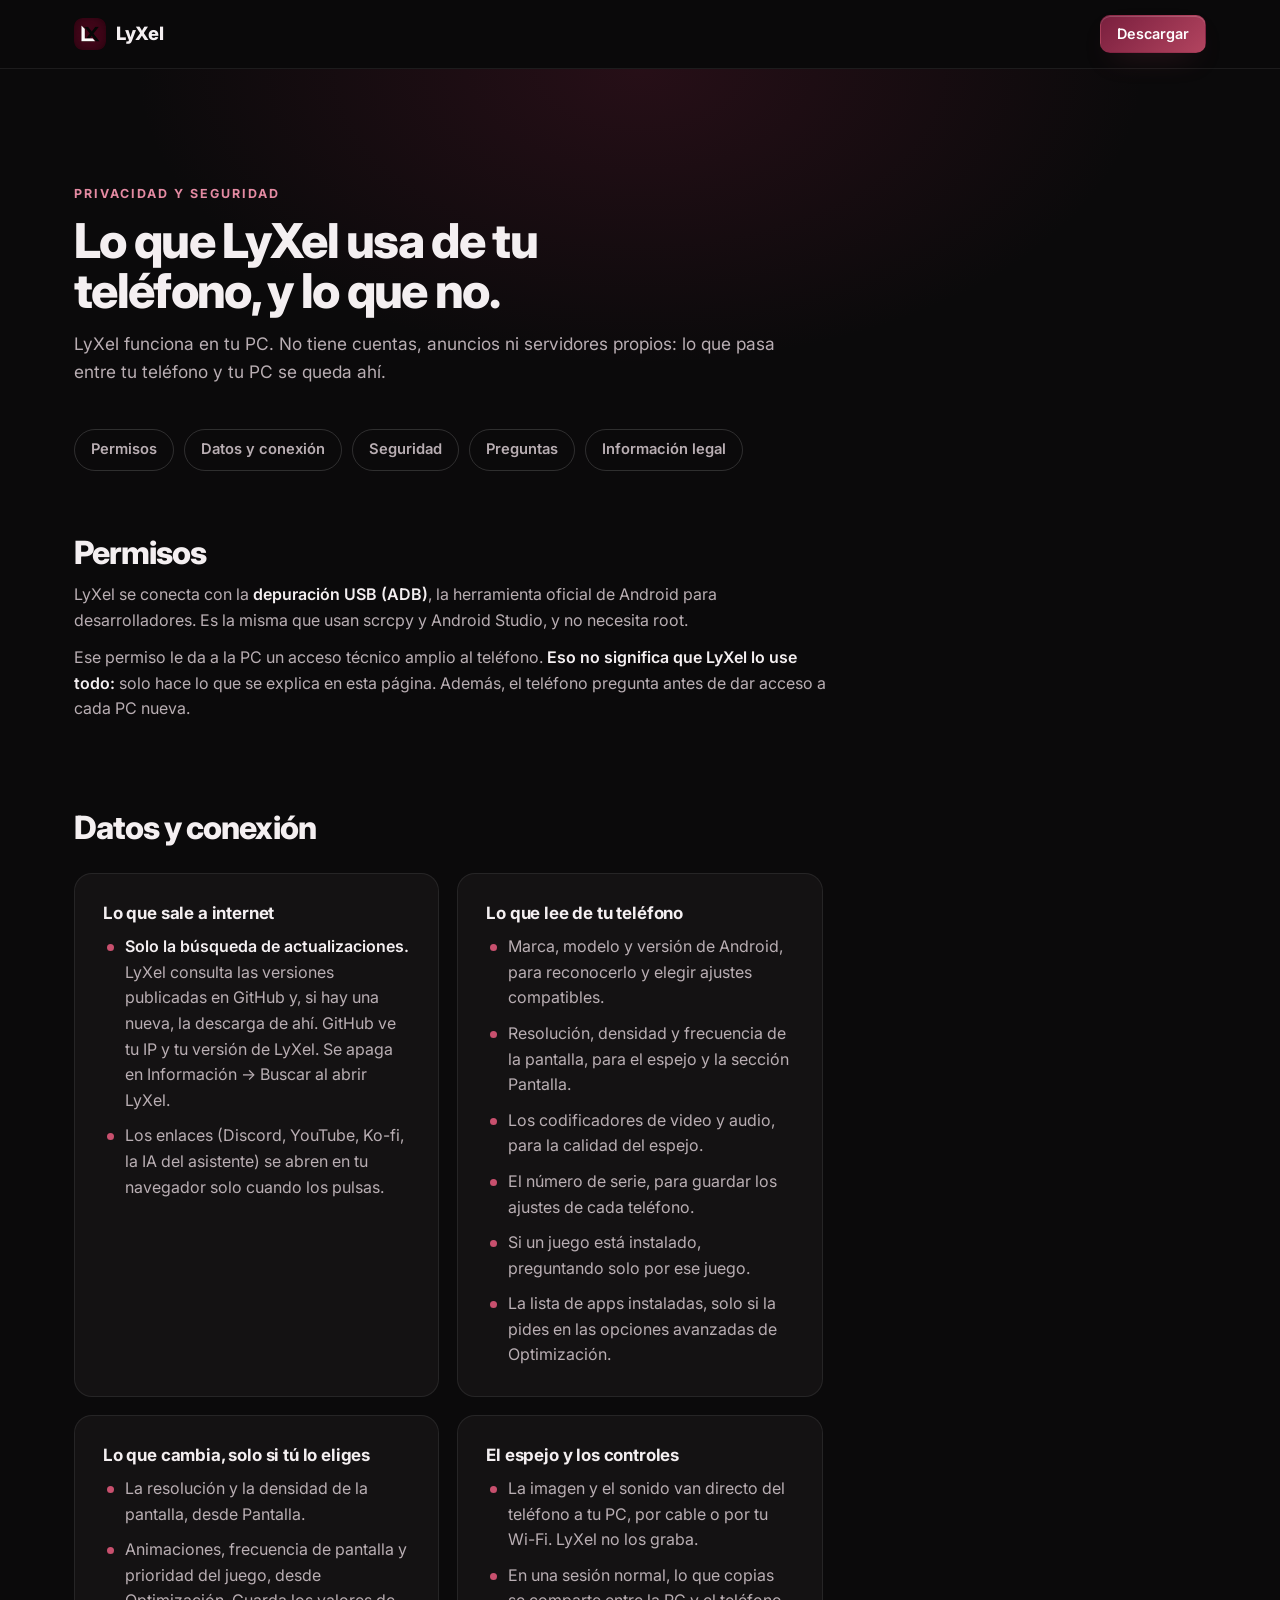
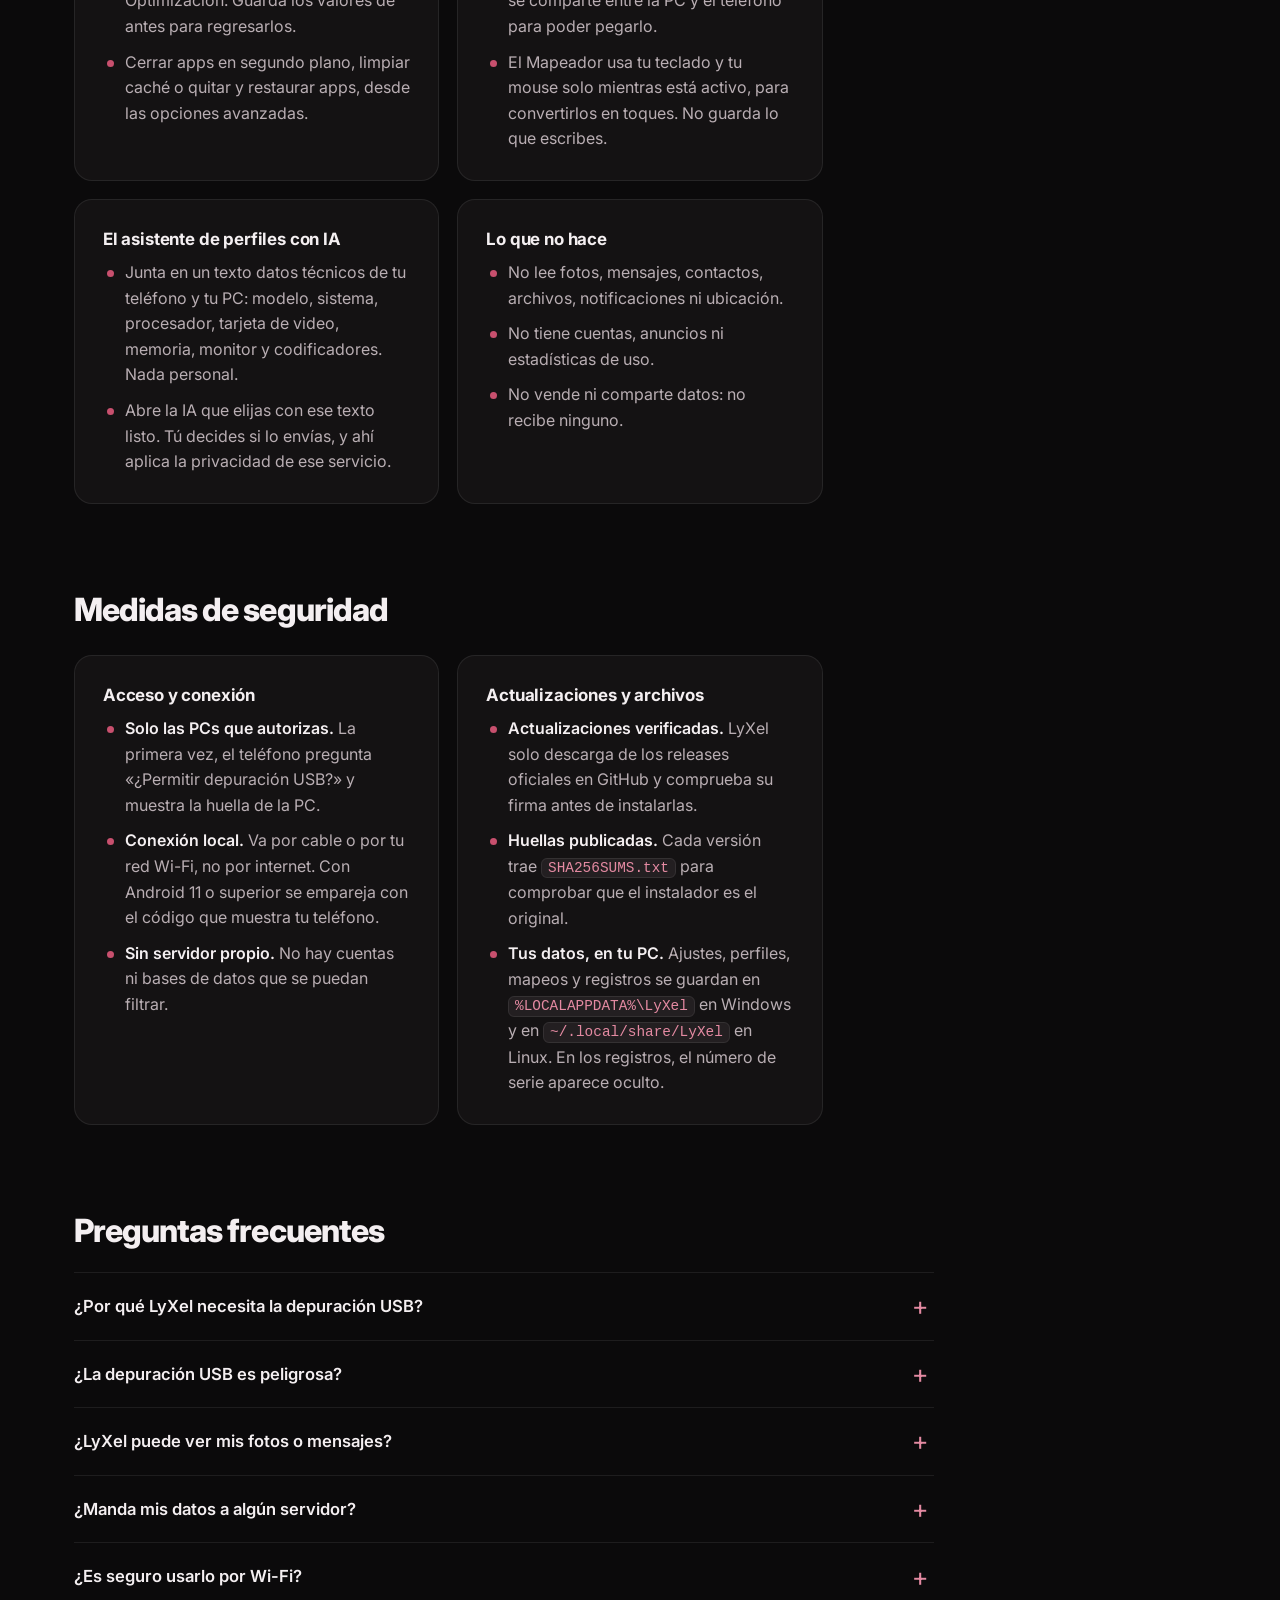
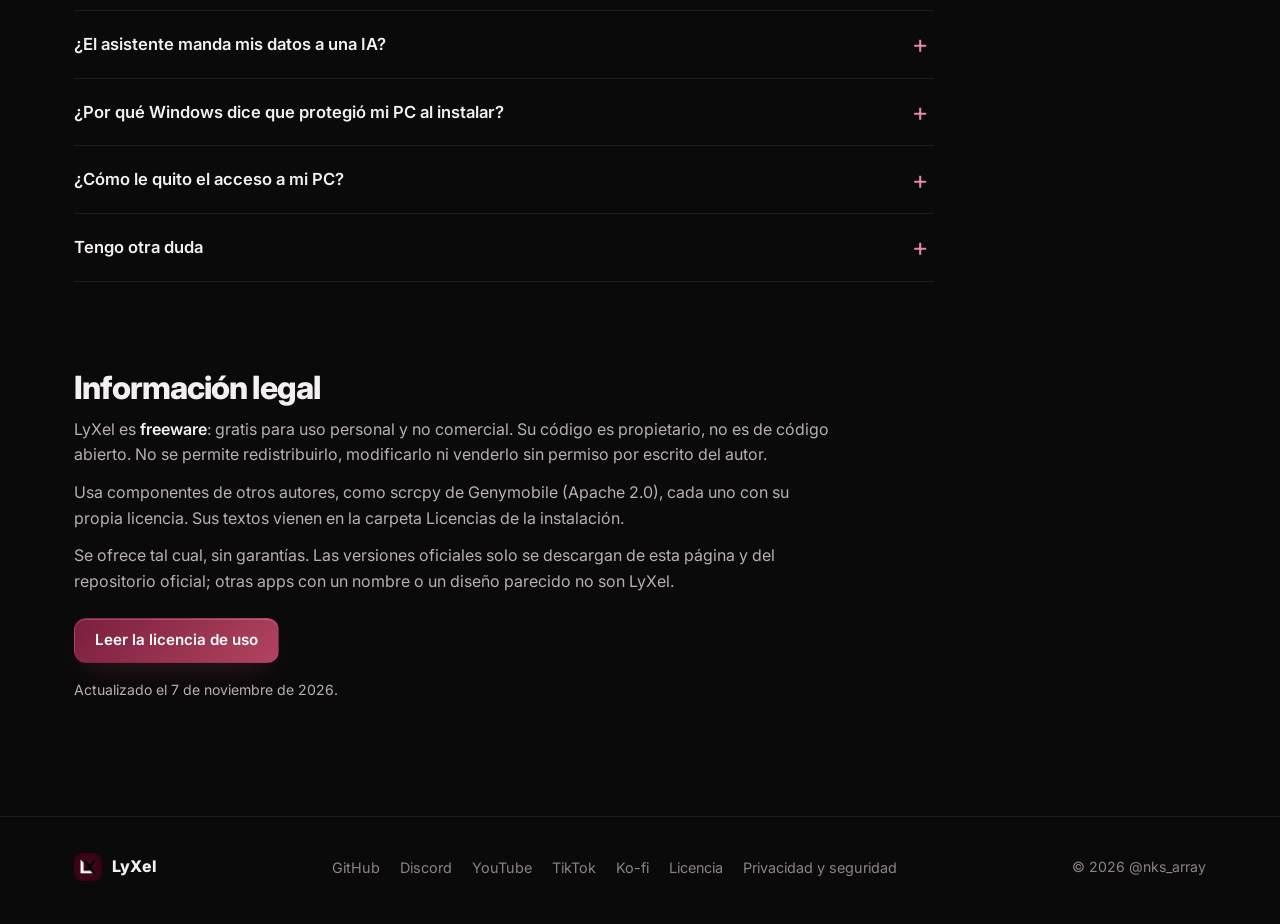
<file: docs/privacidad.html>
<!DOCTYPE html>
<html lang="es">
<head>
  <meta charset="utf-8">
  <meta name="viewport" content="width=device-width, initial-scale=1">
  <title>Privacidad y seguridad · LyXel</title>
  <meta name="description" content="Qué permisos usa LyXel, qué datos lee de tu teléfono, cómo se protege y qué dice su licencia.">
  <link rel="canonical" href="https://sudonks.github.io/Lyxel/privacidad.html">
  <meta name="theme-color" content="#0b0a0b">
  <meta name="color-scheme" content="dark">
  <link rel="icon" href="favicon.ico" sizes="any">
  <link rel="apple-touch-icon" href="assets/img/marca/apple-touch-icon.png">
  <link rel="preconnect" href="https://fonts.googleapis.com">
  <link rel="preconnect" href="https://fonts.gstatic.com" crossorigin>
  <link rel="stylesheet" href="https://fonts.googleapis.com/css2?family=Inter:wght@400;500;600;700;800&display=swap">
  <link rel="stylesheet" href="assets/css/base.css">
  <link rel="stylesheet" href="assets/css/components.css">
  <link rel="stylesheet" href="assets/css/sections.css">
  <style>
    html { scroll-behavior: smooth; }
    .nav-acciones { margin-left: auto; }
    .privacidad { background: radial-gradient(720px 420px at 50% 0%, rgba(110, 27, 55, 0.28), transparent 70%); }
    .privacidad h1 { font-size: clamp(2rem, 5vw, 3rem); }
    .indice { display: flex; flex-wrap: wrap; gap: 10px; margin: -12px 0 clamp(40px, 6vw, 64px); }
    .indice a {
      padding: 8px 16px;
      border: 1px solid var(--borde-fuerte);
      border-radius: 999px;
      color: var(--texto-suave);
      font-size: 0.92rem;
      font-weight: 600;
      text-decoration: none;
      transition: color 0.2s, border-color 0.2s;
    }
    .indice a:hover { color: var(--texto); border-color: var(--rosa); }
    .apartado { scroll-margin-top: 90px; }
    .apartado + .apartado { margin-top: clamp(56px, 8vw, 88px); }
    .apartado > h2 { font-size: clamp(1.5rem, 3vw, 2rem); margin-bottom: 12px; }
    .apartado > p { max-width: 760px; color: var(--texto-suave); }
    .apartado > p + p { margin-top: 12px; }
    .apartado > p strong { color: var(--texto); font-weight: 600; }
    .apartado .requisitos { margin-top: 28px; }
    .apartado .requisitos + .requisitos { margin-top: 18px; }
    .requisito li strong { color: var(--texto); font-weight: 600; }
    .apartado .acordeon { max-width: 860px; margin-top: 24px; }
    .apartado .acordeon details { scroll-margin-top: 90px; }
    .apartado .acordeon details p { color: var(--texto-suave); }
    .apartado .btn { margin-top: 24px; }
    .privacidad code { font-family: var(--mono); font-size: 0.9em; color: var(--rosa-claro); }
    @media (max-width: 760px) { .privacidad .requisitos { grid-template-columns: 1fr; } }
  </style>
</head>
<body>
  <header class="nav">
    <div class="nav-in contenedor">
      <a class="marca" href="index.html">
        <img src="assets/img/marca/icono-64.png" width="32" height="32" alt="">
        <span>LyXel</span>
      </a>
      <div class="nav-acciones">
        <a class="btn btn-primario btn-chico" href="index.html#descargar">Descargar</a>
      </div>
    </div>
  </header>

  <main class="seccion privacidad">
    <div class="contenedor">
      <header class="encabezado">
        <p class="etiqueta">Privacidad y seguridad</p>
        <h1>Lo que LyXel usa de tu teléfono, y lo que no.</h1>
        <p>LyXel funciona en tu PC. No tiene cuentas, anuncios ni servidores propios: lo que pasa entre tu teléfono y tu PC se queda ahí.</p>
      </header>

      <nav class="indice" aria-label="En esta página">
        <a href="#permisos">Permisos</a>
        <a href="#datos">Datos y conexión</a>
        <a href="#seguridad">Seguridad</a>
        <a href="#preguntas">Preguntas</a>
        <a href="#legal">Información legal</a>
      </nav>

      <section class="apartado" id="permisos" aria-labelledby="permisos-titulo">
        <h2 id="permisos-titulo">Permisos</h2>
        <p>LyXel se conecta con la <strong>depuración USB (ADB)</strong>, la herramienta oficial de Android para desarrolladores. Es la misma que usan scrcpy y Android Studio, y no necesita root.</p>
        <p>Ese permiso le da a la PC un acceso técnico amplio al teléfono. <strong>Eso no significa que LyXel lo use todo:</strong> solo hace lo que se explica en esta página. Además, el teléfono pregunta antes de dar acceso a cada PC nueva.</p>
      </section>

      <section class="apartado" id="datos" aria-labelledby="datos-titulo">
        <h2 id="datos-titulo">Datos y conexión</h2>
        <div class="requisitos">
          <div class="requisito">
            <h3>Lo que sale a internet</h3>
            <ul>
              <li><strong>Solo la búsqueda de actualizaciones.</strong> LyXel consulta las versiones publicadas en GitHub y, si hay una nueva, la descarga de ahí. GitHub ve tu IP y tu versión de LyXel. Se apaga en Información → Buscar al abrir LyXel.</li>
              <li>Los enlaces (Discord, YouTube, Ko-fi, la IA del asistente) se abren en tu navegador solo cuando los pulsas.</li>
            </ul>
          </div>
          <div class="requisito">
            <h3>Lo que lee de tu teléfono</h3>
            <ul>
              <li>Marca, modelo y versión de Android, para reconocerlo y elegir ajustes compatibles.</li>
              <li>Resolución, densidad y frecuencia de la pantalla, para el espejo y la sección Pantalla.</li>
              <li>Los codificadores de video y audio, para la calidad del espejo.</li>
              <li>El número de serie, para guardar los ajustes de cada teléfono.</li>
              <li>Si un juego está instalado, preguntando solo por ese juego.</li>
              <li>La lista de apps instaladas, solo si la pides en las opciones avanzadas de Optimización.</li>
            </ul>
          </div>
        </div>
        <div class="requisitos">
          <div class="requisito">
            <h3>Lo que cambia, solo si tú lo eliges</h3>
            <ul>
              <li>La resolución y la densidad de la pantalla, desde Pantalla.</li>
              <li>Animaciones, frecuencia de pantalla y prioridad del juego, desde Optimización. Guarda los valores de antes para regresarlos.</li>
              <li>Cerrar apps en segundo plano, limpiar caché o quitar y restaurar apps, desde las opciones avanzadas.</li>
            </ul>
          </div>
          <div class="requisito">
            <h3>El espejo y los controles</h3>
            <ul>
              <li>La imagen y el sonido van directo del teléfono a tu PC, por cable o por tu Wi-Fi. LyXel no los graba.</li>
              <li>En una sesión normal, lo que copias se comparte entre la PC y el teléfono para poder pegarlo.</li>
              <li>El Mapeador usa tu teclado y tu mouse solo mientras está activo, para convertirlos en toques. No guarda lo que escribes.</li>
            </ul>
          </div>
        </div>
        <div class="requisitos">
          <div class="requisito">
            <h3>El asistente de perfiles con IA</h3>
            <ul>
              <li>Junta en un texto datos técnicos de tu teléfono y tu PC: modelo, sistema, procesador, tarjeta de video, memoria, monitor y codificadores. Nada personal.</li>
              <li>Abre la IA que elijas con ese texto listo. Tú decides si lo envías, y ahí aplica la privacidad de ese servicio.</li>
            </ul>
          </div>
          <div class="requisito">
            <h3>Lo que no hace</h3>
            <ul>
              <li>No lee fotos, mensajes, contactos, archivos, notificaciones ni ubicación.</li>
              <li>No tiene cuentas, anuncios ni estadísticas de uso.</li>
              <li>No vende ni comparte datos: no recibe ninguno.</li>
            </ul>
          </div>
        </div>
      </section>

      <section class="apartado" id="seguridad" aria-labelledby="seguridad-titulo">
        <h2 id="seguridad-titulo">Medidas de seguridad</h2>
        <div class="requisitos">
          <div class="requisito">
            <h3>Acceso y conexión</h3>
            <ul>
              <li><strong>Solo las PCs que autorizas.</strong> La primera vez, el teléfono pregunta «¿Permitir depuración USB?» y muestra la huella de la PC.</li>
              <li><strong>Conexión local.</strong> Va por cable o por tu red Wi-Fi, no por internet. Con Android 11 o superior se empareja con el código que muestra tu teléfono.</li>
              <li><strong>Sin servidor propio.</strong> No hay cuentas ni bases de datos que se puedan filtrar.</li>
            </ul>
          </div>
          <div class="requisito">
            <h3>Actualizaciones y archivos</h3>
            <ul>
              <li><strong>Actualizaciones verificadas.</strong> LyXel solo descarga de los releases oficiales en GitHub y comprueba su firma antes de instalarlas.</li>
              <li><strong>Huellas publicadas.</strong> Cada versión trae <code>SHA256SUMS.txt</code> para comprobar que el instalador es el original.</li>
              <li><strong>Tus datos, en tu PC.</strong> Ajustes, perfiles, mapeos y registros se guardan en <code>%LOCALAPPDATA%\LyXel</code> en Windows y en <code>~/.local/share/LyXel</code> en Linux. En los registros, el número de serie aparece oculto.</li>
            </ul>
          </div>
        </div>
      </section>

      <section class="apartado" id="preguntas" aria-labelledby="preguntas-titulo">
        <h2 id="preguntas-titulo">Preguntas frecuentes</h2>
        <div class="acordeon">
          <details id="adb">
            <summary>¿Por qué LyXel necesita la depuración USB?</summary>
            <p>Es la forma que da Android para mostrar y controlar el teléfono desde una PC sin root. LyXel la usa para el espejo, los toques del Mapeador y los ajustes que tú eliges.</p>
          </details>
          <details id="adb-riesgo">
            <summary>¿La depuración USB es peligrosa?</summary>
            <p>Le da un acceso amplio a las PCs que tú autorizas, por eso conviene autorizar solo las tuyas. Si te preocupa, apágala cuando no uses LyXel y revoca las autorizaciones en Opciones de desarrollador.</p>
          </details>
          <details id="fotos">
            <summary>¿LyXel puede ver mis fotos o mensajes?</summary>
            <p>No los lee ni los copia. El espejo muestra en tu PC lo mismo que se ve en tu pantalla en ese momento, y no se guarda.</p>
          </details>
          <details id="servidor">
            <summary>¿Manda mis datos a algún servidor?</summary>
            <p>No. LyXel no tiene servidor. Lo único que consulta en internet son las versiones publicadas en GitHub, para avisarte de actualizaciones.</p>
          </details>
          <details id="wifi">
            <summary>¿Es seguro usarlo por Wi-Fi?</summary>
            <p>La conexión va por tu red, no por internet. Úsala en tu casa o en redes de confianza; en una Wi-Fi pública, mejor usa el cable.</p>
          </details>
          <details id="ia">
            <summary>¿El asistente manda mis datos a una IA?</summary>
            <p>Solo si tú lo envías. LyXel abre tu IA con un texto que tiene datos técnicos de tu teléfono y tu PC, nada personal, y tú decides si lo mandas.</p>
          </details>
          <details id="smartscreen">
            <summary>¿Por qué Windows dice que protegió mi PC al instalar?</summary>
            <p>Es el aviso de SmartScreen para programas sin un certificado comercial de firma. Si lo descargaste de esta página o de GitHub, pulsa Más información → Ejecutar de todas formas. Si quieres, compara el instalador con <code>SHA256SUMS.txt</code> de su versión.</p>
          </details>
          <details id="quitar">
            <summary>¿Cómo le quito el acceso a mi PC?</summary>
            <p>En el teléfono: Opciones de desarrollador → Revocar autorizaciones de depuración USB, y apaga la depuración USB. Para borrar lo que LyXel guarda en tu PC, borra su carpeta de datos.</p>
          </details>
          <details id="otra">
            <summary>Tengo otra duda</summary>
            <p>Pregúntanos en <a href="https://discord.gg/CU5quVNyun" target="_blank" rel="noopener">Discord</a>. Las dudas que se repitan se agregan aquí.</p>
          </details>
        </div>
      </section>

      <section class="apartado" id="legal" aria-labelledby="legal-titulo">
        <h2 id="legal-titulo">Información legal</h2>
        <p>LyXel es <strong>freeware</strong>: gratis para uso personal y no comercial. Su código es propietario, no es de código abierto. No se permite redistribuirlo, modificarlo ni venderlo sin permiso por escrito del autor.</p>
        <p>Usa componentes de otros autores, como scrcpy de Genymobile (Apache 2.0), cada uno con su propia licencia. Sus textos vienen en la carpeta Licencias de la instalación.</p>
        <p>Se ofrece tal cual, sin garantías. Las versiones oficiales solo se descargan de esta página y del repositorio oficial; otras apps con un nombre o un diseño parecido no son LyXel.</p>
        <a class="btn btn-primario" href="https://github.com/sudoNks/Lyxel/blob/main/LICENSE" target="_blank" rel="noopener">Leer la licencia de uso</a>
        <p class="nota">Actualizado el 7 de noviembre de 2026.</p>
      </section>
    </div>
  </main>

  <footer class="pie">
    <div class="contenedor pie-in">
      <div class="pie-marca">
        <img src="assets/img/marca/icono-64.png" width="28" height="28" alt="">
        <span>LyXel</span>
      </div>
      <nav class="pie-enlaces" aria-label="Enlaces">
        <a href="https://github.com/sudoNks/Lyxel" target="_blank" rel="noopener">GitHub</a>
        <a href="https://discord.gg/CU5quVNyun" target="_blank" rel="noopener">Discord</a>
        <a href="https://www.youtube.com/@Nks_v1" target="_blank" rel="noopener">YouTube</a>
        <a href="https://www.tiktok.com/@nks_array" target="_blank" rel="noopener">TikTok</a>
        <a href="https://ko-fi.com/nks_array" target="_blank" rel="noopener">Ko-fi</a>
        <a href="https://github.com/sudoNks/Lyxel/blob/main/LICENSE" target="_blank" rel="noopener">Licencia</a>
        <a href="privacidad.html">Privacidad y seguridad</a>
      </nav>
      <p class="pie-autor">© 2026 @nks_array</p>
    </div>
  </footer>
  <script>
    function abrirPregunta() {
      var d = location.hash && document.getElementById(location.hash.slice(1));
      if (d && d.tagName === "DETAILS") d.open = true;
    }
    abrirPregunta();
    window.addEventListener("hashchange", abrirPregunta);
  </script>
</body>
</html>
</file>
<file: docs/assets/css/base.css>
:root {
  --fondo: #0b0a0b;
  --fondo-alterno: #0f0d0e;
  --superficie: #141213;
  --superficie-2: #1a1718;
  --superficie-3: #231f21;

  --borde: rgba(255, 255, 255, 0.08);
  --borde-fuerte: rgba(255, 255, 255, 0.15);

  --texto: #f4eff1;
  --texto-suave: #b9aeb3;
  --texto-tenue: #8d8287;

  --vino-900: #22060f;
  --vino-800: #3d0a1a;
  --vino-700: #5b142b;
  --vino-600: #6e1b37;
  --vino-500: #9a3552;
  --rosa: #c8506e;
  --rosa-claro: #e48aa2;
  --degradado: linear-gradient(90deg, #6e1b37 0%, #9a3552 50%, #c74f6d 100%);
  --degradado-boton: linear-gradient(135deg, #7a1f3e 0%, #b2445f 100%);
  --brillo: rgba(200, 80, 110, 0.35);

  --ancho: 1180px;
  --margen: 24px;
  --radio: 18px;
  --radio-medio: 12px;
  --radio-chico: 8px;
  --sombra: 0 40px 90px -40px rgba(0, 0, 0, 0.9), 0 0 0 1px rgba(255, 255, 255, 0.06);

  --fuente: "Inter", system-ui, -apple-system, "Segoe UI", Roboto, sans-serif;
  --mono: ui-monospace, "Cascadia Mono", Consolas, monospace;

  color-scheme: dark;
}

*, *::before, *::after { box-sizing: border-box; }

* { margin: 0; }

html {
  scroll-behavior: smooth;
  scroll-padding-top: 84px;
  -webkit-text-size-adjust: 100%;
}

body {
  background: var(--fondo);
  color: var(--texto);
  font-family: var(--fuente);
  font-size: 16px;
  line-height: 1.6;
  -webkit-font-smoothing: antialiased;
  overflow-x: hidden;
}

img, svg { display: block; max-width: 100%; }

img { height: auto; }

a { color: inherit; }

button { font: inherit; color: inherit; }

ul[class], ol[class] { list-style: none; padding: 0; }

code {
  font-family: var(--mono);
  font-size: 0.88em;
  background: var(--superficie-3);
  border: 1px solid var(--borde);
  border-radius: 6px;
  padding: 0.1em 0.4em;
  overflow-wrap: anywhere;
}

::selection { background: var(--vino-500); color: #fff; }

:focus-visible {
  outline: 2px solid var(--rosa-claro);
  outline-offset: 3px;
  border-radius: 6px;
}

h1, h2, h3 {
  color: var(--texto);
  text-wrap: balance;
}

h1 {
  font-size: clamp(2.4rem, 4.4vw, 3.65rem);
  font-weight: 800;
  line-height: 1.04;
  letter-spacing: -0.035em;
}

h2 {
  font-size: clamp(1.9rem, 3.6vw, 2.9rem);
  font-weight: 800;
  line-height: 1.1;
  letter-spacing: -0.03em;
}

h3 {
  font-size: 1.06rem;
  font-weight: 700;
  line-height: 1.3;
  letter-spacing: -0.01em;
}

p { color: var(--texto-suave); text-wrap: pretty; }

.degradado {
  background: linear-gradient(95deg, #f4eff1 0%, #e48aa2 45%, #d0607c 100%);
  -webkit-background-clip: text;
  background-clip: text;
  color: transparent;
}

.sprite { position: absolute; width: 0; height: 0; overflow: hidden; }

.ico {
  width: 1.25em;
  height: 1.25em;
  flex: none;
  fill: currentColor;
}

.ico-trazo {
  fill: none;
  stroke: currentColor;
  stroke-width: 1.6;
  stroke-linecap: round;
  stroke-linejoin: round;
}

.relleno { fill: currentColor; stroke: none; }

.acento { stroke: var(--rosa); }

.contenedor {
  width: 100%;
  max-width: var(--ancho);
  margin-inline: auto;
  padding-inline: var(--margen);
}

.oculto {
  position: absolute;
  width: 1px;
  height: 1px;
  overflow: hidden;
  clip: rect(0 0 0 0);
  white-space: nowrap;
}

.saltar {
  position: absolute;
  top: -100px;
  left: 16px;
  z-index: 200;
  padding: 10px 16px;
  background: var(--vino-600);
  color: #fff;
  border-radius: var(--radio-chico);
  font-weight: 600;
  text-decoration: none;
}

.saltar:focus { top: 12px; }

.js .revelar {
  opacity: 0;
  transform: translateY(26px);
  transition: opacity 0.8s ease, transform 0.8s cubic-bezier(0.2, 0.7, 0.2, 1);
}

.js .revelar.visible { opacity: 1; transform: none; }

@keyframes latido {
  0%, 100% { opacity: 1; transform: scale(1); }
  50% { opacity: 0.45; transform: scale(0.8); }
}

@keyframes flotar {
  0%, 100% { transform: translateY(0); }
  50% { transform: translateY(-10px); }
}

@keyframes aparecer {
  from { opacity: 0; transform: translateY(18px); }
  to { opacity: 1; transform: none; }
}

@media (prefers-reduced-motion: reduce) {
  html { scroll-behavior: auto; }

  *, *::before, *::after {
    animation-duration: 0.01ms !important;
    animation-iteration-count: 1 !important;
    transition-duration: 0.01ms !important;
  }

  .js .revelar { opacity: 1; transform: none; }
}

@media (max-width: 640px) {
  :root { --margen: 16px; }
  body { font-size: 15.5px; }
}
</file>
<file: docs/assets/css/components.css>
.nav {
  position: sticky;
  top: 0;
  z-index: 100;
  background: rgba(11, 10, 11, 0.74);
  -webkit-backdrop-filter: blur(18px) saturate(140%);
  backdrop-filter: blur(18px) saturate(140%);
  border-bottom: 1px solid var(--borde);
}

.nav-in {
  display: flex;
  align-items: center;
  gap: 16px;
  height: 68px;
}

.marca {
  display: inline-flex;
  align-items: center;
  gap: 10px;
  font-size: 1.15rem;
  font-weight: 800;
  letter-spacing: -0.02em;
  text-decoration: none;
}

.marca img { border-radius: 8px; }

.nav-menu {
  display: flex;
  gap: 2px;
  margin-inline: auto;
}

.nav-menu a {
  padding: 8px 13px;
  border-radius: 999px;
  color: var(--texto-suave);
  font-size: 0.92rem;
  font-weight: 500;
  text-decoration: none;
  transition: color 0.2s, background 0.2s;
}

.nav-menu a:hover { color: var(--texto); background: rgba(255, 255, 255, 0.05); }

.nav-menu a.activo { color: var(--texto); background: rgba(200, 80, 110, 0.14); }

.nav-acciones {
  display: flex;
  align-items: center;
  gap: 4px;
}

.nav-red {
  display: grid;
  place-items: center;
  width: 38px;
  height: 38px;
  border-radius: 10px;
  color: var(--texto-suave);
  transition: color 0.2s, background 0.2s;
}

.nav-red:hover { color: var(--texto); background: rgba(255, 255, 255, 0.06); }

.nav-red .ico { width: 19px; height: 19px; }

.nav-acciones .btn { margin-left: 8px; }

.nav-boton {
  display: none;
  place-items: center;
  width: 42px;
  height: 42px;
  margin-left: 6px;
  background: transparent;
  border: 1px solid var(--borde-fuerte);
  border-radius: 11px;
  cursor: pointer;
}

.nav-boton .ico { width: 22px; height: 22px; }

.nav-boton .cerrar,
.nav[data-abierto] .nav-boton .abrir { display: none; }

.nav[data-abierto] .nav-boton .cerrar { display: block; }

.btn {
  display: inline-flex;
  align-items: center;
  justify-content: center;
  gap: 10px;
  padding: 12px 20px;
  border: 1px solid transparent;
  border-radius: 12px;
  font-size: 0.95rem;
  font-weight: 600;
  line-height: 1.2;
  text-decoration: none;
  white-space: nowrap;
  cursor: pointer;
  transition: transform 0.2s, box-shadow 0.2s, background 0.2s, border-color 0.2s;
}

.btn:active { transform: translateY(0); }

.btn-primario {
  background: var(--degradado-boton);
  color: #fff;
  box-shadow: 0 12px 30px -14px var(--brillo), inset 0 1px 0 rgba(255, 255, 255, 0.18);
}

.btn-primario:hover {
  transform: translateY(-2px);
  box-shadow: 0 18px 40px -14px rgba(200, 80, 110, 0.6), inset 0 1px 0 rgba(255, 255, 255, 0.22);
}

.btn-secundario {
  background: rgba(255, 255, 255, 0.04);
  border-color: var(--borde-fuerte);
  color: var(--texto);
}

.btn-secundario:hover {
  transform: translateY(-2px);
  background: rgba(255, 255, 255, 0.08);
  border-color: rgba(228, 138, 162, 0.5);
}

.btn-chico { padding: 9px 16px; font-size: 0.9rem; border-radius: 10px; }

.btn-grande { padding: 14px 22px; font-size: 1rem; border-radius: 14px; }

.btn-grande span {
  display: flex;
  flex-direction: column;
  align-items: flex-start;
}

.btn-grande small {
  font-size: 0.74rem;
  font-weight: 500;
  opacity: 0.85;
}

.chip {
  display: inline-flex;
  align-items: center;
  gap: 9px;
  padding: 6px 14px 6px 11px;
  border: 1px solid rgba(200, 80, 110, 0.35);
  border-radius: 999px;
  background: rgba(200, 80, 110, 0.1);
  color: var(--rosa-claro);
  font-size: 0.83rem;
  font-weight: 600;
  text-decoration: none;
  transition: background 0.2s, border-color 0.2s;
}

.chip:hover { background: rgba(200, 80, 110, 0.18); border-color: rgba(228, 138, 162, 0.6); }

.punto {
  width: 8px;
  height: 8px;
  border-radius: 50%;
  background: var(--rosa-claro);
  box-shadow: 0 0 12px var(--rosa);
  animation: latido 2.2s ease-in-out infinite;
}

.etiqueta {
  margin-bottom: 12px;
  color: var(--rosa-claro);
  font-size: 0.78rem;
  font-weight: 700;
  letter-spacing: 0.16em;
  text-transform: uppercase;
}

.encabezado {
  max-width: 720px;
  margin-bottom: clamp(36px, 5vw, 56px);
}

.encabezado > p:not(.etiqueta) {
  margin-top: 14px;
  font-size: 1.08rem;
}

.encabezado-centro {
  margin-inline: auto;
  text-align: center;
}

.ventana {
  position: relative;
  overflow: hidden;
  border-radius: 14px;
  background: var(--superficie);
  box-shadow: var(--sombra);
}

.ventana img {
  width: 100%;
  cursor: zoom-in;
}

.ventana figcaption {
  padding: 12px 16px;
  border-top: 1px solid var(--borde);
  color: var(--texto-tenue);
  font-size: 0.88rem;
}

.enlace-flecha {
  display: inline-flex;
  align-items: center;
  gap: 8px;
  color: var(--rosa-claro);
  font-weight: 600;
  text-decoration: none;
  transition: gap 0.2s;
}

.enlace-flecha:hover { gap: 12px; }

.enlace-flecha .ico { width: 18px; height: 18px; }

.pasos li {
  display: grid;
  grid-template-columns: 36px 1fr;
  gap: 14px;
  align-items: start;
  padding: 12px 0;
}

.pasos li > span {
  display: grid;
  place-items: center;
  width: 36px;
  height: 36px;
  border: 1px solid rgba(200, 80, 110, 0.4);
  border-radius: 50%;
  background: rgba(200, 80, 110, 0.14);
  color: var(--rosa-claro);
  font-weight: 800;
}

.pasos li > div {
  color: var(--texto-suave);
  font-size: 0.95rem;
}

.pasos strong {
  display: block;
  margin-bottom: 2px;
  color: var(--texto);
  font-weight: 700;
}

.nota {
  margin-top: 16px;
  color: var(--texto-tenue);
  font-size: 0.88rem;
}

.nota a,
.descarga-pie a { color: var(--rosa-claro); }

.nota-centro { text-align: center; }

.tarjeta {
  position: relative;
  overflow: hidden;
  padding: 24px;
  border: 1px solid var(--borde);
  border-radius: var(--radio);
  background: var(--superficie);
  transition: transform 0.25s, border-color 0.25s, background 0.25s;
}

.tarjeta:hover {
  transform: translateY(-4px);
  border-color: rgba(200, 80, 110, 0.35);
  background: linear-gradient(180deg, rgba(200, 80, 110, 0.07), transparent 65%), var(--superficie);
}

.tarjeta > .ico,
.puntos .ico {
  width: 46px;
  height: 46px;
  padding: 11px;
  border: 1px solid rgba(200, 80, 110, 0.25);
  border-radius: 13px;
  background: rgba(200, 80, 110, 0.1);
  color: var(--texto);
}

.tarjeta > .ico { margin-bottom: 18px; }

.tarjeta h3 { margin-bottom: 6px; }

.tarjeta p { font-size: 0.95rem; }

.tabla-envoltura {
  overflow-x: auto;
  border: 1px solid var(--borde);
  border-radius: var(--radio);
  background: var(--superficie);
}

.comparativa {
  width: 100%;
  min-width: 640px;
  border-collapse: collapse;
}

.comparativa th,
.comparativa td {
  padding: 16px 20px;
  border-bottom: 1px solid var(--borde);
  font-size: 0.95rem;
  text-align: left;
  vertical-align: middle;
}

.comparativa thead th {
  background: var(--superficie-2);
  color: var(--texto-tenue);
  font-size: 0.78rem;
  font-weight: 700;
  letter-spacing: 0.12em;
  text-transform: uppercase;
}

.comparativa thead .col-lyxel { color: var(--rosa-claro); }

.comparativa tbody th {
  width: 30%;
  color: var(--texto);
  font-weight: 600;
}

.comparativa td { color: var(--texto-suave); }

.comparativa td:last-child {
  background: rgba(200, 80, 110, 0.06);
  color: var(--texto);
}

.comparativa tbody tr:last-child > * { border-bottom: 0; }

.comparativa .ico {
  display: inline-block;
  width: 18px;
  height: 18px;
  margin-right: 8px;
  vertical-align: -4px;
}

.comparativa .si { color: var(--rosa-claro); }

.comparativa .no { color: var(--texto-tenue); }

.pestanas {
  display: flex;
  gap: 4px;
  width: fit-content;
  max-width: 100%;
  margin-inline: auto;
  padding: 6px;
  overflow-x: auto;
  border: 1px solid var(--borde);
  border-radius: 999px;
  background: var(--superficie);
  scrollbar-width: none;
}

.pestanas::-webkit-scrollbar { display: none; }

.pestanas button {
  padding: 9px 16px;
  border: 0;
  border-radius: 999px;
  background: transparent;
  color: var(--texto-suave);
  font-size: 0.9rem;
  font-weight: 600;
  white-space: nowrap;
  cursor: pointer;
  transition: color 0.2s, background 0.2s;
}

.pestanas button:hover { color: var(--texto); }

.pestanas button[aria-selected="true"] {
  background: var(--degradado-boton);
  color: #fff;
  box-shadow: 0 8px 22px -12px var(--brillo);
}

.acordeon details { border-bottom: 1px solid var(--borde); }

.acordeon details:first-child { border-top: 1px solid var(--borde); }

.acordeon summary {
  position: relative;
  padding: 20px 48px 20px 0;
  color: var(--texto);
  font-size: 1.04rem;
  font-weight: 600;
  list-style: none;
  cursor: pointer;
}

.acordeon summary::-webkit-details-marker { display: none; }

.acordeon summary::after {
  content: "+";
  position: absolute;
  top: 50%;
  right: 6px;
  color: var(--rosa-claro);
  font-size: 1.6rem;
  font-weight: 400;
  line-height: 1;
  transform: translateY(-50%);
  transition: transform 0.25s;
}

.acordeon details[open] summary::after { transform: translateY(-50%) rotate(45deg); }

.acordeon details p {
  max-width: 62ch;
  padding-bottom: 20px;
}

.versiones {
  display: grid;
  gap: 8px;
}

.versiones li {
  display: grid;
  grid-template-columns: 130px 120px 1fr auto;
  gap: 16px;
  align-items: center;
  padding: 14px 18px;
  border: 1px solid var(--borde);
  border-radius: 12px;
  background: var(--superficie);
}

.versiones .v { color: var(--texto); font-weight: 800; }

.versiones .tipo {
  width: fit-content;
  padding: 4px 10px;
  border-radius: 999px;
  background: rgba(255, 255, 255, 0.06);
  color: var(--texto-suave);
  font-size: 0.72rem;
  font-weight: 700;
  letter-spacing: 0.06em;
  text-transform: uppercase;
}

.versiones .tipo-nueva { background: rgba(200, 80, 110, 0.2); color: var(--rosa-claro); }

.versiones .desc { color: var(--texto-suave); font-size: 0.93rem; }

.versiones a {
  color: var(--rosa-claro);
  font-size: 0.88rem;
  font-weight: 600;
  text-decoration: none;
}

.versiones a:hover { text-decoration: underline; }

.versiones .version-actual {
  border-color: rgba(200, 80, 110, 0.4);
  background: linear-gradient(90deg, rgba(200, 80, 110, 0.12), transparent 60%), var(--superficie);
}

.versiones-mas summary {
  display: inline-flex;
  align-items: center;
  gap: 8px;
  margin: 20px 0 12px;
  color: var(--rosa-claro);
  font-weight: 600;
  list-style: none;
  cursor: pointer;
}

.versiones-mas summary::-webkit-details-marker { display: none; }

.versiones-mas summary::after {
  content: "";
  width: 8px;
  height: 8px;
  border-right: 2px solid currentColor;
  border-bottom: 2px solid currentColor;
  transform: translateY(-2px) rotate(45deg);
  transition: transform 0.25s;
}

.versiones-mas[open] summary::after { transform: translateY(2px) rotate(-135deg); }

.pie {
  padding: 36px 0 44px;
  border-top: 1px solid var(--borde);
}

.pie-in {
  display: flex;
  flex-wrap: wrap;
  align-items: center;
  justify-content: space-between;
  gap: 20px;
}

.pie-marca {
  display: flex;
  align-items: center;
  gap: 10px;
  font-weight: 800;
}

.pie-marca img { border-radius: 7px; }

.pie-enlaces {
  display: flex;
  flex-wrap: wrap;
  gap: 6px 20px;
}

.pie-enlaces a {
  color: var(--texto-tenue);
  font-size: 0.9rem;
  text-decoration: none;
  transition: color 0.2s;
}

.pie-enlaces a:hover { color: var(--texto); }

.pie-autor { color: var(--texto-tenue); font-size: 0.88rem; }

.visor {
  position: fixed;
  inset: 0;
  max-width: min(1400px, 94vw);
  max-height: 92vh;
  margin: auto;
  padding: 0;
  overflow: visible;
  border: 0;
  background: transparent;
}

.visor::backdrop {
  background: rgba(5, 4, 5, 0.86);
  -webkit-backdrop-filter: blur(6px);
  backdrop-filter: blur(6px);
}

.visor img {
  width: auto;
  max-width: 100%;
  max-height: 88vh;
  margin-inline: auto;
  border-radius: 12px;
  box-shadow: 0 30px 90px rgba(0, 0, 0, 0.8);
}

.visor-cerrar {
  position: absolute;
  top: -16px;
  right: -16px;
  display: grid;
  place-items: center;
  width: 40px;
  height: 40px;
  border: 1px solid var(--borde-fuerte);
  border-radius: 50%;
  background: var(--superficie-3);
  cursor: pointer;
}

.visor-cerrar .ico { width: 20px; height: 20px; }

@media (max-width: 900px) {
  .nav-boton { display: grid; }

  .nav-menu {
    position: fixed;
    top: 68px;
    right: 0;
    left: 0;
    flex-direction: column;
    gap: 0;
    padding: 8px var(--margen) 20px;
    border-bottom: 1px solid var(--borde);
    background: rgba(11, 10, 11, 0.97);
    opacity: 0;
    visibility: hidden;
    transform: translateY(-8px);
    transition: opacity 0.2s, transform 0.2s, visibility 0.2s;
  }

  .nav[data-abierto] .nav-menu {
    opacity: 1;
    visibility: visible;
    transform: none;
  }

  .nav-menu a {
    padding: 14px 12px;
    border-radius: 10px;
    font-size: 1.05rem;
  }

  .nav-acciones { margin-left: auto; }

  .versiones li { grid-template-columns: 110px 1fr auto; }

  .versiones .tipo { grid-column: 2; grid-row: 1; }

  .versiones .desc { grid-column: 1 / -1; grid-row: 2; }

  .versiones a { grid-column: 3; grid-row: 1; }
}

@media (max-width: 520px) {
  .nav-red { display: none; }

  .visor-cerrar { top: -48px; right: 0; }
}

@media (max-width: 640px) {
  .comparativa { min-width: 0; }

  .comparativa thead { display: none; }

  .comparativa,
  .comparativa tbody,
  .comparativa tr,
  .comparativa th,
  .comparativa td { display: block; width: 100%; }

  .comparativa tr { padding: 16px 18px; border-bottom: 1px solid var(--borde); }

  .comparativa tbody tr:last-child { border-bottom: 0; }

  .comparativa tbody th { width: auto; padding: 0 0 8px; border: 0; }

  .comparativa td,
  .comparativa td:last-child {
    display: flex;
    align-items: baseline;
    gap: 6px;
    padding: 4px 0;
    border: 0;
    background: none;
  }

  .comparativa td::before {
    content: attr(data-etiqueta);
    flex: none;
    width: 62px;
    color: var(--texto-tenue);
    font-size: 0.72rem;
    font-weight: 700;
    letter-spacing: 0.08em;
    text-transform: uppercase;
  }

  .comparativa td:last-child::before { color: var(--rosa-claro); }

  .comparativa .ico { flex: none; margin-right: 2px; vertical-align: 0; transform: translateY(3px); }
}
</file>
<file: docs/assets/css/sections.css>
.hero {
  position: relative;
  isolation: isolate;
  overflow: hidden;
  padding: clamp(44px, 6vw, 88px) 0 clamp(40px, 5vw, 64px);
}

.hero-fondo {
  position: absolute;
  inset: 0;
  z-index: -1;
  background:
    radial-gradient(760px 520px at 78% 18%, rgba(154, 53, 82, 0.38), transparent 62%),
    radial-gradient(620px 420px at 6% 92%, rgba(110, 27, 55, 0.3), transparent 62%);
}

.hero-fondo::before {
  content: "";
  position: absolute;
  inset: 0;
  background-image:
    linear-gradient(rgba(255, 255, 255, 0.035) 1px, transparent 1px),
    linear-gradient(90deg, rgba(255, 255, 255, 0.035) 1px, transparent 1px);
  background-size: 56px 56px;
  -webkit-mask-image: radial-gradient(ellipse 70% 65% at 62% 35%, #000 25%, transparent 78%);
  mask-image: radial-gradient(ellipse 70% 65% at 62% 35%, #000 25%, transparent 78%);
}

.hero-in {
  display: grid;
  grid-template-columns: minmax(0, 1fr) minmax(0, 1.1fr);
  align-items: center;
  gap: clamp(36px, 5vw, 64px);
}

.hero-texto > * { animation: aparecer 0.8s cubic-bezier(0.2, 0.7, 0.2, 1) both; }

.hero-texto > :nth-child(2) { animation-delay: 0.08s; }

.hero-texto > :nth-child(3) { animation-delay: 0.16s; }

.hero-texto > :nth-child(4) { animation-delay: 0.24s; }

.hero-texto > :nth-child(5) { animation-delay: 0.32s; }

.hero h1 { margin: 22px 0 18px; }

.hero-lead {
  max-width: 34em;
  font-size: clamp(1.04rem, 1.4vw, 1.17rem);
}

.hero-botones {
  display: flex;
  flex-wrap: wrap;
  gap: 12px;
  margin-top: 32px;
}

.hero-botones .btn-grande { min-width: 17.5rem; }

.hero-datos {
  display: flex;
  flex-wrap: wrap;
  gap: 8px 22px;
  margin-top: 26px;
}

.hero-datos li {
  display: inline-flex;
  align-items: center;
  gap: 7px;
  color: var(--texto-suave);
  font-size: 0.92rem;
}

.hero-datos .ico { width: 17px; height: 17px; color: var(--rosa-claro); }

.hero-visual {
  position: relative;
  animation: aparecer 1s 0.2s cubic-bezier(0.2, 0.7, 0.2, 1) both;
}

.hero-visual::before {
  content: "";
  position: absolute;
  inset: 4% -2% -6% 6%;
  z-index: -1;
  border-radius: 40px;
  background: radial-gradient(closest-side, rgba(200, 80, 110, 0.42), transparent);
  filter: blur(40px);
}

.ventana-hero {
  width: 116%;
  transform: perspective(2000px) rotateY(-9deg) rotateX(2deg);
  transform-origin: left center;
  box-shadow:
    0 60px 120px -40px rgba(0, 0, 0, 0.95),
    0 0 0 1px rgba(255, 255, 255, 0.09),
    0 0 90px -30px var(--brillo);
  transition: transform 0.6s cubic-bezier(0.2, 0.7, 0.2, 1);
}

.hero-visual:hover .ventana-hero { transform: perspective(2000px) rotateY(-4deg) rotateX(1deg); }

.hero-mascota {
  position: absolute;
  bottom: -20%;
  left: -11%;
  width: clamp(130px, 15vw, 205px);
  filter: drop-shadow(0 24px 30px rgba(0, 0, 0, 0.65));
  animation: flotar 5s ease-in-out infinite;
  pointer-events: none;
}

.cifras {
  display: grid;
  grid-template-columns: repeat(4, 1fr);
  margin-top: clamp(72px, 9vw, 112px);
  border: 1px solid var(--borde);
  border-radius: var(--radio);
  background: rgba(20, 18, 19, 0.72);
  -webkit-backdrop-filter: blur(10px);
  backdrop-filter: blur(10px);
}

.cifras > div {
  display: flex;
  flex-direction: column-reverse;
  gap: 2px;
  padding: 20px 26px;
  border-right: 1px solid var(--borde);
}

.cifras > div:last-child { border-right: 0; }

.cifras dt { color: var(--texto-tenue); font-size: 0.82rem; font-weight: 500; }

.cifras dd {
  color: var(--texto);
  font-size: clamp(1.4rem, 2.4vw, 1.9rem);
  font-weight: 800;
  letter-spacing: -0.02em;
}

.seccion { padding: clamp(72px, 9vw, 116px) 0; }

.seccion-alterna {
  background: var(--fondo-alterno);
  border-block: 1px solid var(--borde);
}

.ventana-ancha {
  max-width: 1080px;
  margin-inline: auto;
}

.puntos {
  display: grid;
  grid-template-columns: repeat(3, 1fr);
  gap: 30px 36px;
  margin-top: clamp(44px, 5vw, 64px);
}

.puntos li {
  display: grid;
  grid-template-columns: 46px 1fr;
  gap: 4px 16px;
}

.puntos .ico { grid-row: span 2; }

.puntos h3 { align-self: end; }

.puntos p { font-size: 0.95rem; }

.importar {
  display: grid;
  grid-template-columns: minmax(0, 0.8fr) minmax(0, 1.2fr);
  align-items: center;
  gap: clamp(32px, 4vw, 56px);
  margin-top: clamp(72px, 9vw, 120px);
  padding: clamp(24px, 4vw, 48px);
  border: 1px solid rgba(200, 80, 110, 0.22);
  border-radius: 26px;
  background: linear-gradient(135deg, rgba(110, 27, 55, 0.28), rgba(20, 18, 19, 0.6) 55%);
}

.importar-texto h3 {
  margin-bottom: 10px;
  font-size: clamp(1.5rem, 2.6vw, 2.1rem);
  font-weight: 800;
  letter-spacing: -0.025em;
}

.importar-texto .pasos { margin-top: 18px; }

.importar-imagenes {
  display: grid;
  grid-template-columns: minmax(0, 0.52fr) minmax(0, 1fr);
  align-items: center;
}

.ventana-panel {
  position: relative;
  z-index: 2;
  box-shadow: 0 30px 70px -20px rgba(0, 0, 0, 0.95), 0 0 0 1px rgba(255, 255, 255, 0.1), 0 0 60px -20px var(--brillo);
}

.ventana-dialogo {
  position: relative;
  z-index: 1;
  margin-left: -6%;
  transform: translateY(18%);
}

.editor, .en-linux { margin-top: clamp(56px, 7vw, 88px); }

.recorrido {
  display: grid;
  gap: 28px;
}

.recorrido-panel {
  width: 100%;
  max-width: 1040px;
  margin-inline: auto;
}

.recorrido-panel:focus-visible { outline-offset: 8px; border-radius: 16px; }

.recorrido-panel img { transition: opacity 0.25s; }

.recorrido-panel img.cambiando { opacity: 0; }

.recorrido-texto {
  margin-top: 18px;
  font-size: 1.02rem;
  text-align: center;
}

.tarjetas {
  display: grid;
  grid-template-columns: repeat(3, 1fr);
  gap: 16px;
}

.tarjeta-mascota p { max-width: 68%; }

.tarjeta-mascota img {
  position: absolute;
  right: 10px;
  bottom: 8px;
  width: 92px;
  pointer-events: none;
}

.novedades {
  display: grid;
  grid-template-columns: minmax(0, 1.1fr) minmax(0, 0.9fr);
  align-items: center;
  gap: 48px;
}

.novedades h2 { margin-bottom: 20px; }

.lista-novedades li {
  position: relative;
  padding: 12px 0 12px 36px;
  border-bottom: 1px solid var(--borde);
  color: var(--texto);
  font-size: 1.02rem;
}

.lista-novedades li::before {
  content: "";
  position: absolute;
  top: 14px;
  left: 0;
  width: 22px;
  height: 22px;
  border-radius: 50%;
  background: rgba(200, 80, 110, 0.18) url("data:image/svg+xml,%3Csvg xmlns='http://www.w3.org/2000/svg' viewBox='0 0 24 24' fill='none' stroke='%23e48aa2' stroke-width='3' stroke-linecap='round' stroke-linejoin='round'%3E%3Cpath d='m5 12.5 4.5 4.5L19 7.5'/%3E%3C/svg%3E") center / 12px no-repeat;
}

.novedades-enlaces {
  display: flex;
  flex-wrap: wrap;
  gap: 12px 30px;
  margin-top: 26px;
}

.novedades-visual {
  position: relative;
  display: grid;
  place-items: center;
  min-height: 380px;
}

.novedades-visual::before {
  content: "";
  position: absolute;
  width: 70%;
  aspect-ratio: 1;
  border-radius: 50%;
  background: radial-gradient(closest-side, rgba(200, 80, 110, 0.32), transparent);
  filter: blur(20px);
}

.novedades-mascota {
  position: relative;
  justify-self: start;
  width: min(270px, 56%);
  filter: drop-shadow(0 24px 30px rgba(0, 0, 0, 0.6));
  animation: flotar 6s ease-in-out infinite;
}

.ventana-idiomas {
  position: absolute;
  top: 50%;
  right: 0;
  width: 44%;
  transform: translateY(-30%) rotate(3deg);
}

.ventana-idiomas img { cursor: default; }

.seccion-video { padding-top: 0; }

.video {
  max-width: 980px;
  margin-inline: auto;
}

.video-portada,
.video iframe {
  position: relative;
  display: block;
  width: 100%;
  aspect-ratio: 16 / 9;
  overflow: hidden;
  border: 0;
  border-radius: var(--radio);
  background: var(--superficie);
  box-shadow: var(--sombra);
}

.video-portada img {
  width: 100%;
  height: 100%;
  object-fit: cover;
  transition: transform 0.4s ease, filter 0.4s ease;
}

.video-portada:hover img,
.video-portada:focus-visible img {
  transform: scale(1.02);
  filter: brightness(0.82);
}

.video-boton {
  position: absolute;
  inset: 0;
  display: grid;
  place-items: center;
  width: clamp(64px, 9vw, 88px);
  height: clamp(64px, 9vw, 88px);
  margin: auto;
  border-radius: 50%;
  background: var(--degradado-boton);
  box-shadow: 0 0 0 8px rgba(200, 80, 110, 0.2), 0 20px 40px -12px rgba(0, 0, 0, 0.8);
  color: #fff;
  transition: transform 0.25s ease;
}

.video-boton .ico {
  width: 42%;
  height: 42%;
  margin-left: 6%;
}

.video-portada:hover .video-boton,
.video-portada:focus-visible .video-boton { transform: scale(1.07); }

.seccion-descarga {
  background:
    radial-gradient(900px 520px at 50% 0%, rgba(110, 27, 55, 0.4), transparent 70%),
    var(--fondo-alterno);
  border-block: 1px solid var(--borde);
}

.descargas {
  display: grid;
  grid-template-columns: minmax(0, 1fr) minmax(0, 1fr);
  align-items: stretch;
  gap: 18px;
  margin-top: 76px;
}

.descarga {
  position: relative;
  display: flex;
  flex-direction: column;
  gap: 16px;
  padding: 28px;
  border: 1px solid var(--borde);
  border-radius: 22px;
  background: var(--superficie);
}

.descarga-principal {
  border-color: rgba(200, 80, 110, 0.42);
  background: linear-gradient(160deg, rgba(110, 27, 55, 0.4), rgba(20, 18, 19, 0.92) 58%);
  box-shadow: 0 30px 80px -40px var(--brillo);
}

.descarga-cabeza {
  display: flex;
  align-items: center;
  gap: 14px;
}

.descarga-cabeza .ico {
  width: 48px;
  height: 48px;
  padding: 12px;
  border-radius: 13px;
  background: rgba(255, 255, 255, 0.06);
}

.descarga-cabeza h3 { font-size: 1.25rem; }

.descarga-cabeza p { color: var(--texto-tenue); font-size: 0.9rem; }

.descarga-botones {
  display: flex;
  flex-wrap: wrap;
  gap: 10px;
  margin-top: auto;
}

.descarga-pie { color: var(--texto-tenue); font-size: 0.86rem; }

.descarga code { white-space: nowrap; overflow-wrap: normal; }

.descarga-mascota {
  position: absolute;
  top: -70px;
  right: 22px;
  width: 118px;
  filter: drop-shadow(0 16px 22px rgba(0, 0, 0, 0.6));
  animation: flotar 5s ease-in-out infinite;
  pointer-events: none;
}

.primeros-pasos {
  margin-top: clamp(48px, 6vw, 72px);
  padding: 28px;
  border: 1px solid var(--borde);
  border-radius: 22px;
  background: var(--superficie);
}

.primeros-pasos h3 { margin-bottom: 8px; font-size: 1.25rem; }

.pasos-fila {
  display: grid;
  grid-template-columns: repeat(3, 1fr);
  gap: 24px;
}

.requisitos {
  display: grid;
  grid-template-columns: repeat(3, 1fr);
  gap: 18px;
}

.requisito {
  padding: 28px;
  border: 1px solid var(--borde);
  border-radius: var(--radio);
  background: var(--superficie);
}

.requisito h3 { margin-bottom: 6px; }

.requisito ul { padding: 0; list-style: none; }

.requisito li {
  position: relative;
  margin-top: 10px;
  padding-left: 22px;
  color: var(--texto-suave);
}

.requisito li::before {
  content: "";
  position: absolute;
  top: 0.62em;
  left: 4px;
  width: 7px;
  height: 7px;
  border-radius: 50%;
  background: var(--rosa);
}

.preguntas-in {
  display: grid;
  grid-template-columns: minmax(0, 0.8fr) minmax(0, 1.2fr);
  align-items: start;
  gap: 48px;
}

.preguntas-mascota {
  width: 170px;
  margin-top: 32px;
  filter: drop-shadow(0 20px 26px rgba(0, 0, 0, 0.55));
  animation: flotar 6s ease-in-out infinite;
}

.comunidad { padding-block: clamp(56px, 7vw, 96px); }

.comunidad-in {
  display: grid;
  grid-template-columns: auto 1fr;
  align-items: center;
  gap: clamp(24px, 4vw, 52px);
  padding: clamp(28px, 5vw, 56px);
  border: 1px solid rgba(200, 80, 110, 0.26);
  border-radius: 28px;
  background:
    radial-gradient(600px 320px at 0% 50%, rgba(154, 53, 82, 0.42), transparent 70%),
    linear-gradient(135deg, #2a0a16, #141213 62%);
}

.comunidad-mascota {
  width: clamp(140px, 18vw, 220px);
  filter: drop-shadow(0 24px 30px rgba(0, 0, 0, 0.6));
}

.comunidad h2 { margin-bottom: 10px; }

.comunidad p { max-width: 36em; font-size: 1.05rem; }

.redes {
  display: flex;
  flex-wrap: wrap;
  gap: 10px;
  margin-top: 26px;
}

.seccion-creditos {
  padding: clamp(44px, 6vw, 64px) 0;
  border-top: 1px solid var(--borde);
}

.seccion-creditos h2 {
  margin-bottom: 12px;
  font-size: 1rem;
  font-weight: 700;
  letter-spacing: 0;
}

.seccion-creditos p {
  max-width: 920px;
  margin-top: 8px;
  color: var(--texto-tenue);
  font-size: 0.86rem;
  line-height: 1.7;
}

.seccion-creditos a { color: var(--texto-suave); }

@media (max-width: 1024px) {
  .puntos, .tarjetas { grid-template-columns: repeat(2, 1fr); }

  .importar { grid-template-columns: 1fr; }

  .novedades { grid-template-columns: 1fr; }

  .novedades-visual { min-height: 320px; }

  .preguntas-in { grid-template-columns: 1fr; gap: 8px; }

  .preguntas-mascota { display: none; }
}

@media (max-width: 900px) {
  .hero-in { grid-template-columns: 1fr; }

  .hero-visual { margin: 12px 0 0 8%; }

  .ventana-hero,
  .hero-visual:hover .ventana-hero { width: 100%; transform: none; }

  .hero-mascota { left: -10%; bottom: -18%; width: 128px; }

  .cifras { grid-template-columns: repeat(2, 1fr); }

  .cifras > div:nth-child(2) { border-right: 0; }

  .cifras > div:nth-child(-n + 2) { border-bottom: 1px solid var(--borde); }

  .descargas { grid-template-columns: 1fr; gap: 64px; }

  .requisitos { grid-template-columns: 1fr; }

  .pasos-fila { grid-template-columns: 1fr; gap: 0; }
}

@media (max-width: 640px) {
  .hero-botones .btn { width: 100%; justify-content: flex-start; }

  .hero-visual { margin-left: 12%; }

  .hero-mascota { width: 104px; left: -16%; bottom: -20%; }

  .puntos, .tarjetas, .requisitos { grid-template-columns: 1fr; }

  .importar-imagenes { grid-template-columns: 1fr; gap: 14px; }

  .ventana-panel { width: min(300px, 80%); margin-inline: auto; }

  .ventana-dialogo { margin-left: 0; transform: none; }

  .ventana-idiomas { width: 52%; }

  .comunidad-in { grid-template-columns: 1fr; text-align: center; }

  .comunidad-mascota { width: 140px; margin-inline: auto; }

  .comunidad p { margin-inline: auto; }

  .redes { justify-content: center; }

  .descarga { padding: 22px; }

  .descarga-mascota { width: 78px; top: -74px; right: 14px; }
}
</file>
